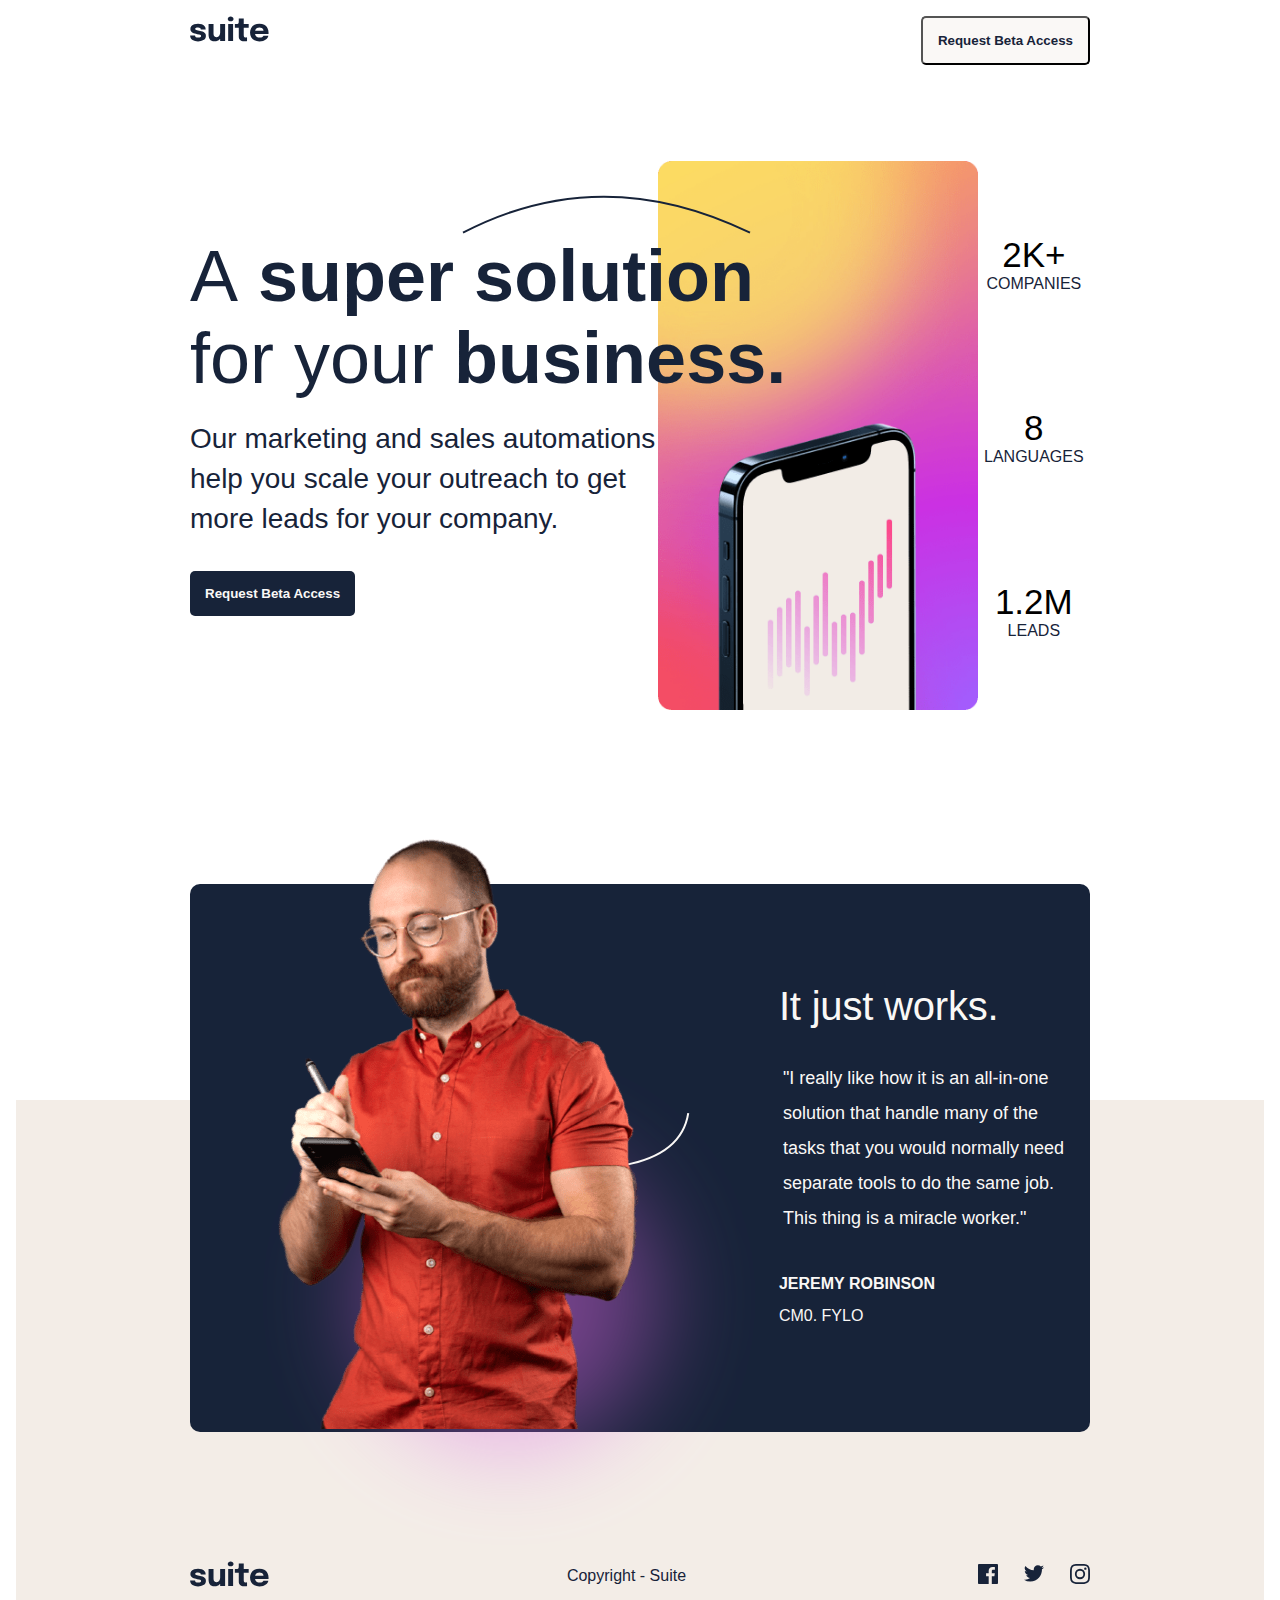
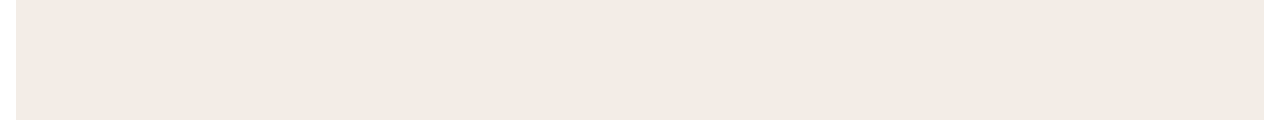
<file: index.html>
<!DOCTYPE html>
<html lang="en">
<head>
    <meta charset="UTF-8">
    <meta name="viewport" content="width=device-width, initial-scale=1.0">
    <link rel="stylesheet" href="style.css">
    <title>Document</title>
</head>
<body>
    <div class="container">
        <header>
            <div class="logo">
                <img src="assets/logo.svg" alt="">
            </div>
            <button id="primary" class="header-btn">Request Beta Access</button>
        </header>
        <main>
            <div class="desktop-view">
                <div class="tablet-config">
                    <section class="suite-mission">
                      <div class="main-header">

                        <div class="curved-line">
                            <img class="curveImg" src="assets/pattern-curved-line-1.svg"></img>
                            
                        </div>
                        <p class="suite-mission-statement">
                            <span>A</span> <strong>super solution</strong>
                            <span>for your</span> <strong>business.</strong>
                        </p>
                      </div>
                      <p class="quote1">
                        Our marketing and sales automations help you scale 
                        your outreach to get more leads for your company.

                      </p>
                      <button class="mission-btn">
                        Request Beta Access
                      </button>
                        
                        


                        

                    </section>
                    <section class="hero">
                        <div class="hero-img-container">
                            <img class="mobile-hero-img" src="assets/image-hero-landscape.png" alt="" ></img>
                        </div>
                        <div class="tablet-hero-img-container">
                            <img class="tablet-hero-img" src="assets/image-hero-portrait.png" alt="" ></img>
                        </div>
                        <div class="desktop-hero-img-container">
                            <img class="desktop-hero-img" src="assets/image-hero-portrait@2x.png" alt="" ></img>
                        </div>

                    </section>

                </div>
                <section class="stats">
                    <div>
                        <p class="bolded-stats">2K+</p>
                        <p class="stats-texts">companies</p>
                    </div>
                    <div>
                        <p class="bolded-stats">8</p>
                        <p class="stats-texts">languages</p>
                    </div>
                    <div>
                        <p class="bolded-stats">1.2M</p>
                        <p class="stats-texts">leads</p>
                    </div>

                </section>
            </div>

            <section>
                <div class="white-space"></div>

            </section>

            <section class="testimonial">
                <div class="testimonial-content">
                    <div class="desktop-testimonial-1">
                        <div class="jeremy-img-container">
                            <img class="jeremy-img" src="assets/image-jeremy-small.png" alt="">
                            
                            <img class="jeremy-img2" src="assets/image-jeremy-large.png" alt="">
                        </div>
                        <div class="blurred-bg">
                            <img class="blurry" src="assets/pattern-blur.svg" alt="" >
                        </div>
                    </div>
                    <div class="curved-line-2">
                        <img src="assets/pattern-curved-line-2.svg">
                    </div>
                    <div class="desktop-testiomial-2">
                        <p class="testimonial-title"><span>It just</span><bold> works.</bold></p>
                        <p class="testimonial-body">"I really like how it is an all-in-one<br> solution that handle many of 
                            the<br> tasks that you would normally need <br> separate tools to do the same 
                            job.<br> This thing is a miracle worker."</p>

                        <p class="tablet-testimonial-body">"I really like how it is an all-in-one solution that handle many of<br> 
                                the tasks that you would normally need separate tools to do<br> the same 
                                job.This thing is a miracle worker."</p>

                        <!-- <p class="desktop-testimonial-body">"I really like how it is an all-in-one<br> solution that handle many of 
                                    the<br> tasks that you would normally need <br> separate tools to do the same 
                                    job.<br> This thing is a miracle worker."</p> -->
                            <div class="testimonial-name">
                                <p class="upcase-bold">Jeremy Robinson</p>
                                <p class="upcase-regular">CM0. Fylo</p>
                            </div>
                    </div>

                </div>
            </section>

        </main>
        <footer>
            <div class="footer-logo">
                <img src="assets/logo.svg" alt="">
            </div>
            <p id="copyright"><span>copyright - suite</span></p>
            <div class="links">
                <ul>
                    <li><a href=""><img src="assets/icon-facebook.svg"></a></li>
                    <li><a href=""><img src="assets/icon-twitter.svg"></a></li>
                    <li><a href=""><img src="assets/icon-instagram.svg"></a></li>
                </ul>
            </div>


        </footer>
    </div>
    <div class="background">

    </div>
</body>
</html>
</file>
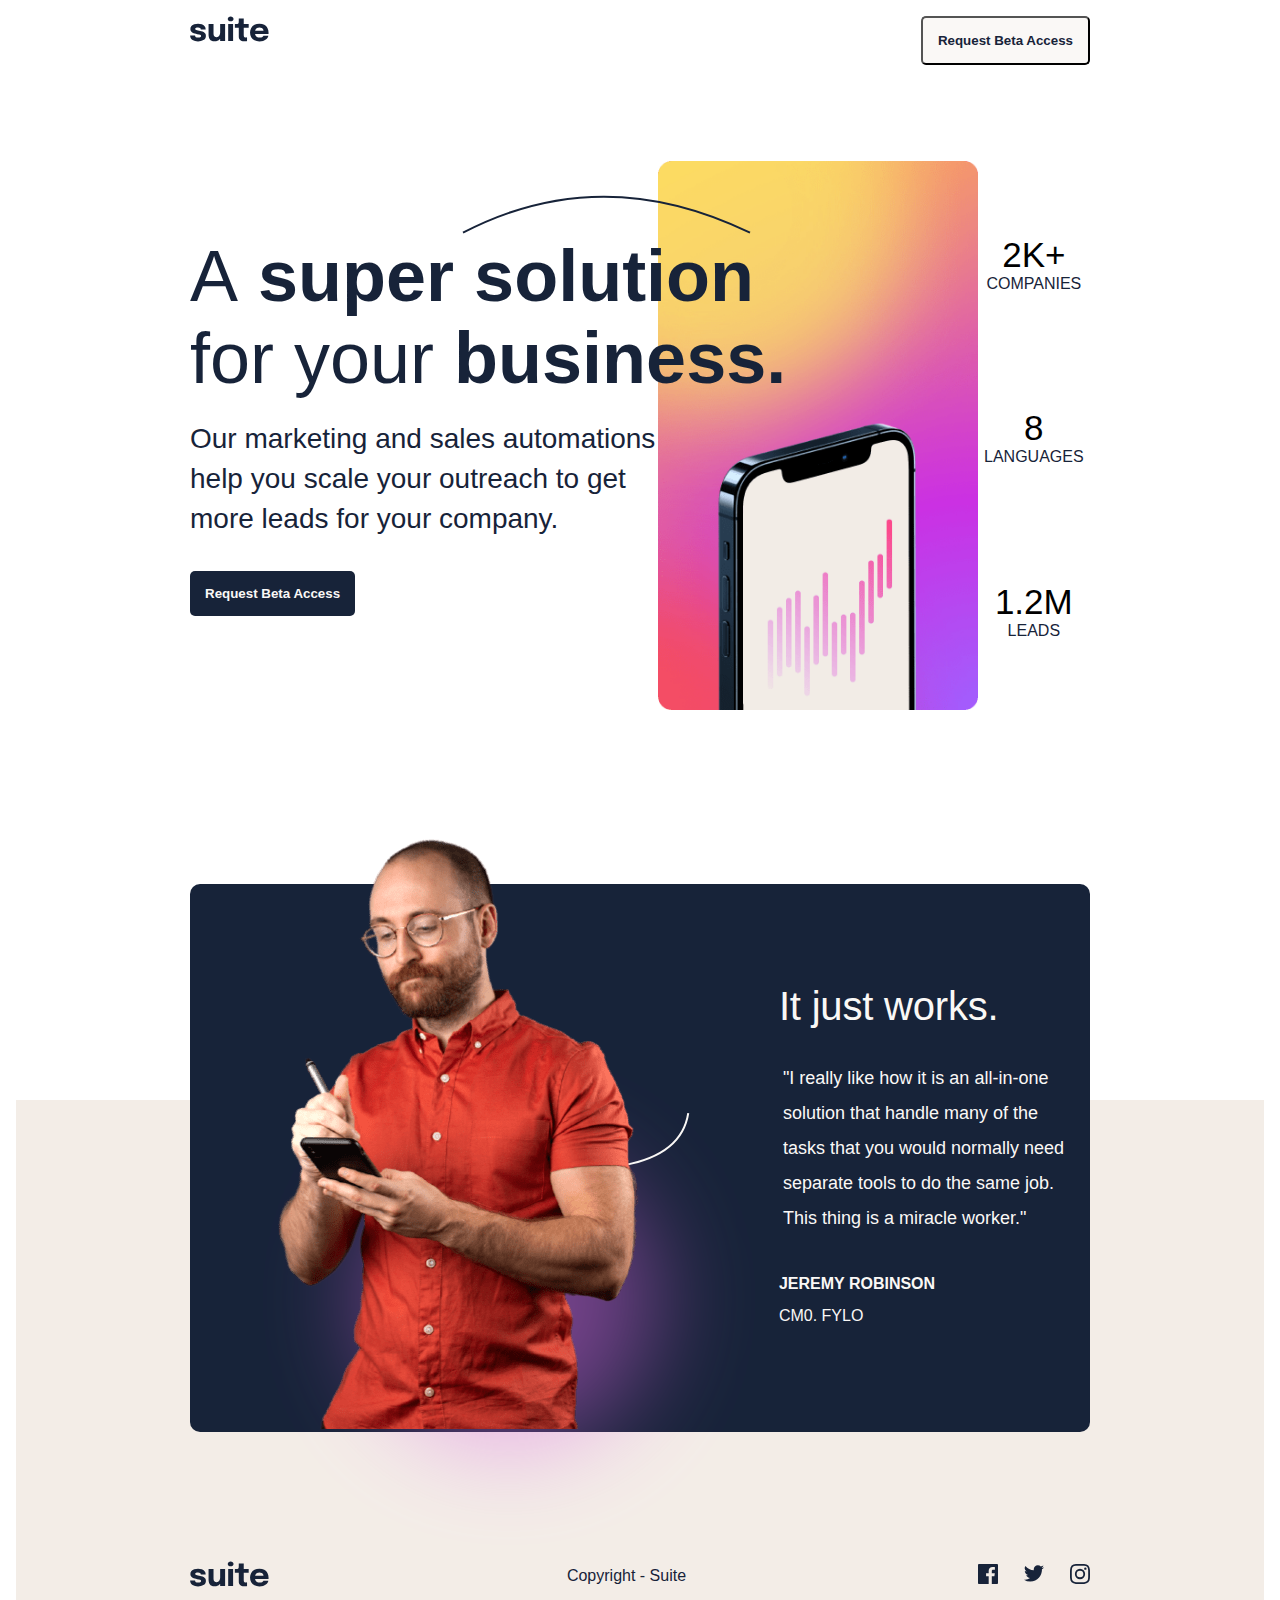
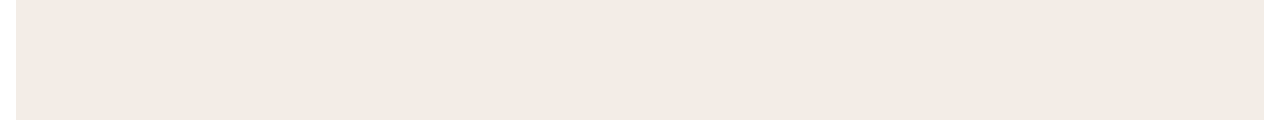
<file: index1.html>
<!DOCTYPE html>
<html lang="en">
<head>
    <meta charset="UTF-8">
    <meta name="viewport" content="width=device-width, initial-scale=1.0">
    <link rel="stylesheet" href="style1.css">
    <title>Document</title>
</head>
<body>
    <div class="container">
        <header>
            <div class="logo">
                <img src="assets/logo.svg" alt="">
            </div>
            <button id="primary" class="header-btn">Request Beta Access</button>
        </header>
        <main>
            <div class="desktop-view">
                <div class="tablet-config">
                    <section class="suite-mission">
                      <div class="main-header">

                        <div class="curved-line">
                            <img class="curveImg" src="assets/pattern-curved-line-1.svg"></img>
                            
                        </div>
                        <p class="suite-mission-statement">
                            <span>A</span> <strong>super solution</strong>
                            <span>for your</span> <strong>business.</strong>
                        </p>
                      </div>
                      <p class="quote1">
                        Our marketing and sales automations help you scale 
                        your outreach to get more leads for your company.

                      </p>
                      <button class="mission-btn">
                        Request Beta Access
                      </button>
                        
                        


                        

                    </section>
                    <section class="hero">
                        <div class="hero-img-container">
                            <img class="mobile-hero-img" src="assets/image-hero-landscape.png" alt="" ></img>
                        </div>
                        <div class="tablet-hero-img-container">
                            <img class="tablet-hero-img" src="assets/image-hero-portrait.png" alt="" ></img>
                        </div>
                        <div class="desktop-hero-img-container">
                            <img class="desktop-hero-img" src="assets/image-hero-portrait@2x.png" alt="" ></img>
                        </div>

                    </section>

                </div>
                <section class="stats">
                    <div>
                        <p class="bolded-stats">2K+</p>
                        <p class="stats-texts">companies</p>
                    </div>
                    <div>
                        <p class="bolded-stats">8</p>
                        <p class="stats-texts">languages</p>
                    </div>
                    <div>
                        <p class="bolded-stats">1.2M</p>
                        <p class="stats-texts">leads</p>
                    </div>

                </section>
            </div>

            <section>
                <div class="white-space"></div>

            </section>

            <section class="testimonial">
                <div class="testimonial-content">
                    <div class="desktop-testimonial-1">
                        <div class="jeremy-img-container">
                            <img class="jeremy-img" src="assets/image-jeremy-small.png" alt="">
                            
                            <img class="jeremy-img2" src="assets/image-jeremy-large.png" alt="">
                        </div>
                        <div class="blurred-bg">
                            <img class="blurry" src="assets/pattern-blur.svg" alt="" >
                        </div>
                    </div>
                    <div class="curved-line-2">
                        <img src="assets/pattern-curved-line-2.svg">
                    </div>
                    <div class="desktop-testiomial-2">
                        <p class="testimonial-title"><span>It just</span><bold> works.</bold></p>
                        <p class="testimonial-body">"I really like how it is an all-in-one<br> solution that handle many of 
                            the<br> tasks that you would normally need <br> separate tools to do the same 
                            job.<br> This thing is a miracle worker."</p>

                        <p class="tablet-testimonial-body">"I really like how it is an all-in-one solution that handle many of<br> 
                                the tasks that you would normally need separate tools to do<br> the same 
                                job.This thing is a miracle worker."</p>

                        <!-- <p class="desktop-testimonial-body">"I really like how it is an all-in-one<br> solution that handle many of 
                                    the<br> tasks that you would normally need <br> separate tools to do the same 
                                    job.<br> This thing is a miracle worker."</p> -->
                            <div class="testimonial-name">
                                <p class="upcase-bold">Jeremy Robinson</p>
                                <p class="upcase-regular">CM0. Fylo</p>
                            </div>
                    </div>

                </div>
            </section>

        </main>
        <footer>
            <div class="footer-logo">
                <img src="assets/logo.svg" alt="">
            </div>
            <p id="copyright"><span>copyright - suite</span></p>
            <div class="links">
                <ul>
                    <li><a href=""><img src="assets/icon-facebook.svg"></a></li>
                    <li><a href=""><img src="assets/icon-twitter.svg"></a></li>
                    <li><a href=""><img src="assets/icon-instagram.svg"></a></li>
                </ul>
            </div>


        </footer>
    </div>
    <div class="background">

    </div>
</body>
</html>
</file>
<file: style.css>
*{
    box-sizing: border-box;
    margin: 0;
    padding: 0;
}

body{
    font-family: sans-serif;
    display: grid;
    place-items: center;
}

.container{
    margin: 1rem;
    max-width: 400px;
}
header{
    display: flex;
    justify-content: space-between;
    /* align-items: center; */
}
/* button{
    background-color: #FAF8F6;
    padding: 15px;
    border-radius: 0.5rem;
    font-weight: bold;
    color: #172339;
    font-family: sans-serif;
} */
#primary{
    background-color: #FAF8F6;
    padding: 15px;
    border-radius: 5px;
    font-weight: bold;
    color: #172339;
    font-family: sans-serif;
}

#primary:hover{
        background-color: #172339;
        color: #FAF8F6;
        cursor: pointer;

}

main{
    margin-top: 3rem;
}

.curved-line{
    margin-left: 7rem;
    width: 150px; 
    height: 40px;
}

img .curveImg{
    margin-left: 1rem;
    width: 150px;
}
.suite-mission-statement{
    font-size: 46px;
    color:#172339;
}

.mission-btn{
    position: relative;
    padding: 15px; 
    color: #FAF8F6; /* Text color */
    border: none;
    cursor: pointer;

    /* Other button styles */
    border-radius: 5px;
    font-weight: bold;
    overflow: hidden;
    transition: background-color 0.3s, color 0.3s, border-style 0.3s;
}

.mission-btn::before {
    content: "Request Beta Access";
    align-items: center;
    padding-top: 15px;
    position: absolute;
    top: 0;
    left: 0;
    width: 100%;
    height: 100%;
    background: linear-gradient(to right, #CB30E3, #FFA84E);
    border-radius: 5px;
    opacity: 0;
    transition: opacity 0.3s;
}

.mission-btn:hover::before {
    opacity: 1; /* Make the overlay visible on hover */
}

span{
    /* margin-top: 50px; */
    font-weight: 300;
}

.quote1{
    font-size: 20px;
    line-height: 35px;
    margin: 2rem auto;
    font-weight: 300;
    color: #172339;

}

.mission-btn{
    background-color: #172339;
    color: #FAF8F6;
}

.hero{
    margin: 3rem auto;
}

.hero img{
    width: 100%;
    height: auto;
}

.tablet-hero-img-container,.desktop-hero-img-container{
    display: none;
}

.stats{
    display: flex;
    flex-direction: column;
    justify-content: space-between;
    align-items: center;
    text-align: center;
    height: 16rem;
    margin: 3rem auto;
}

.bolded-stats{
    font-size: 35px;
}

.stats-texts{
    text-transform: uppercase;
    color:  #172339;
    font-weight: 300;

}

.white-space{
    height: 11rem;
}

.testimonial{
    position: relative;
    background-color: #172339;
    border-radius: 10px;
    color: #FAF8F6;

}

.testimonial-content{
    display: flex;
    flex-direction: column;
    justify-content: center;
    align-items: center;
}

.jeremy-img-container{
    width: 65%;
    position: absolute;
    left: 4.5rem;
    top: -10rem;
}

.jeremy-img2{
    display: none;
}

.blurred-bg{
    /* margin: 0 auto; */
    width: 2%;
    text-align: center;
    height: 22rem;
    /* margin-bottom: 1rem;  */
}
/* .blurry{
    width: 100%;
} */

.curved-line-2{
    width: 15%;
    margin-bottom: 2rem;
}

.desktop-testimonial-2{
    text-align: center;
}

.testimonial-title{
    font-size: 32px;
    text-align: center;
    letter-spacing: -0.2px;
}

.testimonial-body{
    margin-bottom: 2rem;
    font-size: 18px;
    line-height: 35px;
    margin: 2rem auto;
    font-weight: 300;
    text-align: center;
    padding-inline: 1.5rem;
}
.tablet-testimonial-body{
    display: none;
}

.testimonial-name{
    margin-bottom: 3rem;
    text-align: center;
    line-height: 32px;
}

.upcase-bold{
    text-transform: uppercase;
    font-weight: bold;
}

.upcase-regular{
    text-transform: uppercase;
    font-weight: 300;
}

footer{
    display: flex;
    flex-direction: column;
    align-items: center;
    justify-content: space-between;
    padding: 4rem;
    background-color: #F3EDE7;
    color: #172339;
    height: 18rem;
}

.footer-logo{
    width: 30%;

}

#copyright{
    text-transform: capitalize;
    color: #172339;
}

.links ul{
    width: 7rem;
    display: flex;
    justify-content: space-between;
    align-items: center;
    list-style: none;
}



@media screen and (min-width: 600px){
    .container{
        min-width:600px;
        margin-bottom: 0;
    }
    button{
        padding: 1.2rem 1.8rem;
        
    }
    .tablet-config{
        display: flex;
        margin: 0 auto;
        align-items: center;

    }
    .suite-mission{
        height: min-content;
        position: relative;
        top: 4rem;
    }
    .main-header{
        position: absolute;
        width: 31rem;
        top: -8.5rem;
    }
    .curved-line{
        /* margin-top: 20px; */
        margin-left: 11.5rem;
        width: 180px;
    }

    .suite-mission-statement{
        font-size: 55px;
    }
    .quote1{
        font-size: 17px;
    }
    .mobile-hero-img{
        display: none;
    }
    .tablet-hero-img-container{
        display: block;
        width: 16rem;
    }
    .stats{
        /* margin-top: 150px; */
        height: auto;
        flex-direction: row;
        justify-content: space-around;

    }
    .white-space{
        margin-top: 90px;

    }
    .jeremy-img-container{
        width: 54%;
        left: 10rem;

    }
    .jeremy-img2{
        display: none;
    }
    
    .testimonial-title{
        font-size: 40px;
    }
    .testimonial-body{
        display: none;
    }
    .tablet-testimonial-body{
        display: block;
        margin-bottom: 2rem;
        font-size: 18px;
        line-height: 35px;
        margin: 2rem auto;
        font-weight: 300;
        text-align: center;
        padding-inline: 1.5rem;
    }
    
    footer{
        flex-direction: row;
        justify-content: space-between;
        padding: 0;
        margin: 0;
        /* height: 12rem; */
    }
    .footer-logo{
        width: 85px;
    }
    .background{
        width: 900px;
        position: absolute;
        height: 840px;
        top: 1325px;
        z-index: -1;
        background-color: #F3EDE7;
    }

}


@media screen and (min-width: 1024px){
    .container{
        min-width: 900px;
    }
    .desktop-view{
        display: flex;
        justify-content: space-between;

    }
    .main-header{
        width: 38rem;
        top: -12rem;
    }
    .curved-line{
        margin-left: 17rem;
        width: 275px;
    }
    .suite-mission-statement{
        font-size: 72px;
    }
    .quote1{
        font-size: 28px;
        line-height: 40px;
        /* margin-right: 5px; */
    }
    .tablet-hero-img-container{
        width: 20rem;
    }
    .stats{
        flex-direction: column;
        margin: 0.4rem;
        justify-content: space-evenly;
    }
    .white-space{
        height: 2rem;
    }
    .testimonial-name{
        text-align: left;
    }
    .desktop-testimonial-2{
        height: 430px;
        padding: 4rem 4rem 0 2rem;
        
    }
    .testimonial-content{
        flex-direction: row;

    }
    .jeremy-img-container{
        top: -1.25rem;
        left: 5.5rem;
        width: 17.5rem;
    }
    .jeremy-img{
        display: none;
    }
    .jeremy-img2{
        display: block;
        /* position: relative; */
        left: 280px; 
        /* top: -8rem; */
        transform: translateY(-25px);
    }
    .blurred-bg{
        width: 26rem;
        padding: 3rem;
        right: 2rem;
        
        /* padding-left: 3rem; */
    }
    .curved-line-2{
        margin-left: 1rem;
    }
    .testimonial-title{
        margin-left: 20px;
        margin-top: 100px;
        text-align: left;
    }
    .testimonial-body{
        display: block;
        text-align: left;
    }
    .tablet-testimonial-body{
        display: none;
    }
    /* .testimonial-body{
        padding-left: 0;
    } */
    .testimonial-name{
        text-align: left;
        margin-top: 0;
        margin-left: 20px;
        margin-bottom: 100px;
    }

    
    
    .background{
        width: 1248px;
        height: 620px;
        position: absolute;
        top: 1100px;
    }

    

}
</file>
<file: style1.css>
*{
    box-sizing: border-box;
    margin: 0;
    padding: 0;
}

body{
    font-family: sans-serif;
    display: grid;
    place-items: center;
}

.container{
    margin: 1rem;
    max-width: 400px;
}
header{
    display: flex;
    justify-content: space-between;
    /* align-items: center; */
}
/* button{
    background-color: #FAF8F6;
    padding: 15px;
    border-radius: 0.5rem;
    font-weight: bold;
    color: #172339;
    font-family: sans-serif;
} */
#primary{
    background-color: #FAF8F6;
    padding: 15px;
    border-radius: 5px;
    font-weight: bold;
    color: #172339;
    font-family: sans-serif;
}

#primary:hover{
        background-color: #172339;
        color: #FAF8F6;
        cursor: pointer;

}

main{
    margin-top: 3rem;
}

.curved-line{
    margin-left: 7rem;
    width: 150px; 
    height: 40px;
}

img .curveImg{
    margin-left: 1rem;
    width: 150px;
}
.suite-mission-statement{
    font-size: 46px;
    color:#172339;
}

.mission-btn{
    position: relative;
    padding: 15px; 
    color: #FAF8F6; /* Text color */
    border: none;
    cursor: pointer;

    /* Other button styles */
    border-radius: 5px;
    font-weight: bold;
    overflow: hidden;
    transition: background-color 0.3s, color 0.3s, border-style 0.3s;
}

.mission-btn::before {
    content: "Request Beta Access";
    align-items: center;
    padding-top: 15px;
    position: absolute;
    top: 0;
    left: 0;
    width: 100%;
    height: 100%;
    background: linear-gradient(to right, #CB30E3, #FFA84E);
    border-radius: 5px;
    opacity: 0;
    transition: opacity 0.3s;
}

.mission-btn:hover::before {
    opacity: 1; /* Make the overlay visible on hover */
}

span{
    /* margin-top: 50px; */
    font-weight: 300;
}

.quote1{
    font-size: 20px;
    line-height: 35px;
    margin: 2rem auto;
    font-weight: 300;
    color: #172339;

}

.mission-btn{
    background-color: #172339;
    color: #FAF8F6;
}

.hero{
    margin: 3rem auto;
}

.hero img{
    width: 100%;
    height: auto;
}

.tablet-hero-img-container,.desktop-hero-img-container{
    display: none;
}

.stats{
    display: flex;
    flex-direction: column;
    justify-content: space-between;
    align-items: center;
    text-align: center;
    height: 16rem;
    margin: 3rem auto;
}

.bolded-stats{
    font-size: 35px;
}

.stats-texts{
    text-transform: uppercase;
    color:  #172339;
    font-weight: 300;

}

.white-space{
    height: 11rem;
}

.testimonial{
    position: relative;
    background-color: #172339;
    border-radius: 10px;
    color: #FAF8F6;

}

.testimonial-content{
    display: flex;
    flex-direction: column;
    justify-content: center;
    align-items: center;
}

.jeremy-img-container{
    width: 65%;
    position: absolute;
    left: 4.5rem;
    top: -10rem;
}

.jeremy-img2{
    display: none;
}

.blurred-bg{
    /* margin: 0 auto; */
    width: 2%;
    text-align: center;
    height: 22rem;
    /* margin-bottom: 1rem;  */
}
/* .blurry{
    width: 100%;
} */

.curved-line-2{
    width: 15%;
    margin-bottom: 2rem;
}

.desktop-testimonial-2{
    text-align: center;
}

.testimonial-title{
    font-size: 32px;
    text-align: center;
    letter-spacing: -0.2px;
}

.testimonial-body{
    margin-bottom: 2rem;
    font-size: 18px;
    line-height: 35px;
    margin: 2rem auto;
    font-weight: 300;
    text-align: center;
    padding-inline: 1.5rem;
}
.tablet-testimonial-body{
    display: none;
}

.testimonial-name{
    margin-bottom: 3rem;
    text-align: center;
    line-height: 32px;
}

.upcase-bold{
    text-transform: uppercase;
    font-weight: bold;
}

.upcase-regular{
    text-transform: uppercase;
    font-weight: 300;
}

footer{
    display: flex;
    flex-direction: column;
    align-items: center;
    justify-content: space-between;
    padding: 4rem;
    background-color: #F3EDE7;
    color: #172339;
    height: 18rem;
}

.footer-logo{
    width: 30%;

}

#copyright{
    text-transform: capitalize;
    color: #172339;
}

.links ul{
    width: 7rem;
    display: flex;
    justify-content: space-between;
    align-items: center;
    list-style: none;
}



@media screen and (min-width: 600px){
    .container{
        min-width:600px;
        margin-bottom: 0;
    }
    button{
        padding: 1.2rem 1.8rem;
        
    }
    .tablet-config{
        display: flex;
        margin: 0 auto;
        align-items: center;

    }
    .suite-mission{
        height: min-content;
        position: relative;
        top: 4rem;
    }
    .main-header{
        position: absolute;
        width: 31rem;
        top: -8.5rem;
    }
    .curved-line{
        /* margin-top: 20px; */
        margin-left: 11.5rem;
        width: 180px;
    }

    .suite-mission-statement{
        font-size: 55px;
    }
    .quote1{
        font-size: 17px;
    }
    .mobile-hero-img{
        display: none;
    }
    .tablet-hero-img-container{
        display: block;
        width: 16rem;
    }
    .stats{
        /* margin-top: 150px; */
        height: auto;
        flex-direction: row;
        justify-content: space-around;

    }
    .white-space{
        margin-top: 90px;

    }
    .jeremy-img-container{
        width: 54%;
        left: 10rem;

    }
    .jeremy-img2{
        display: none;
    }
    
    .testimonial-title{
        font-size: 40px;
    }
    .testimonial-body{
        display: none;
    }
    .tablet-testimonial-body{
        display: block;
        margin-bottom: 2rem;
        font-size: 18px;
        line-height: 35px;
        margin: 2rem auto;
        font-weight: 300;
        text-align: center;
        padding-inline: 1.5rem;
    }
    
    footer{
        flex-direction: row;
        justify-content: space-between;
        padding: 0;
        margin: 0;
        /* height: 12rem; */
    }
    .footer-logo{
        width: 85px;
    }
    .background{
        width: 900px;
        position: absolute;
        height: 840px;
        top: 1325px;
        z-index: -1;
        background-color: #F3EDE7;
    }

}


@media screen and (min-width: 1024px){
    .container{
        min-width: 900px;
    }
    .desktop-view{
        display: flex;
        justify-content: space-between;

    }
    .main-header{
        width: 38rem;
        top: -12rem;
    }
    .curved-line{
        margin-left: 17rem;
        width: 275px;
    }
    .suite-mission-statement{
        font-size: 72px;
    }
    .quote1{
        font-size: 28px;
        line-height: 40px;
        /* margin-right: 5px; */
    }
    .tablet-hero-img-container{
        width: 20rem;
    }
    .stats{
        flex-direction: column;
        margin: 0.4rem;
        justify-content: space-evenly;
    }
    .white-space{
        height: 2rem;
    }
    .testimonial-name{
        text-align: left;
    }
    .desktop-testimonial-2{
        height: 430px;
        padding: 4rem 4rem 0 2rem;
        
    }
    .testimonial-content{
        flex-direction: row;

    }
    .jeremy-img-container{
        top: -1.25rem;
        left: 5.5rem;
        width: 17.5rem;
    }
    .jeremy-img{
        display: none;
    }
    .jeremy-img2{
        display: block;
        /* position: relative; */
        left: 280px; 
        /* top: -8rem; */
        transform: translateY(-25px);
    }
    .blurred-bg{
        width: 26rem;
        padding: 3rem;
        right: 2rem;
        
        /* padding-left: 3rem; */
    }
    .curved-line-2{
        margin-left: 1rem;
    }
    .testimonial-title{
        margin-left: 20px;
        margin-top: 100px;
        text-align: left;
    }
    .testimonial-body{
        display: block;
        text-align: left;
    }
    .tablet-testimonial-body{
        display: none;
    }
    /* .testimonial-body{
        padding-left: 0;
    } */
    .testimonial-name{
        text-align: left;
        margin-top: 0;
        margin-left: 20px;
        margin-bottom: 100px;
    }

    
    
    .background{
        width: 1248px;
        height: 620px;
        position: absolute;
        top: 1100px;
    }

    

}
</file>
